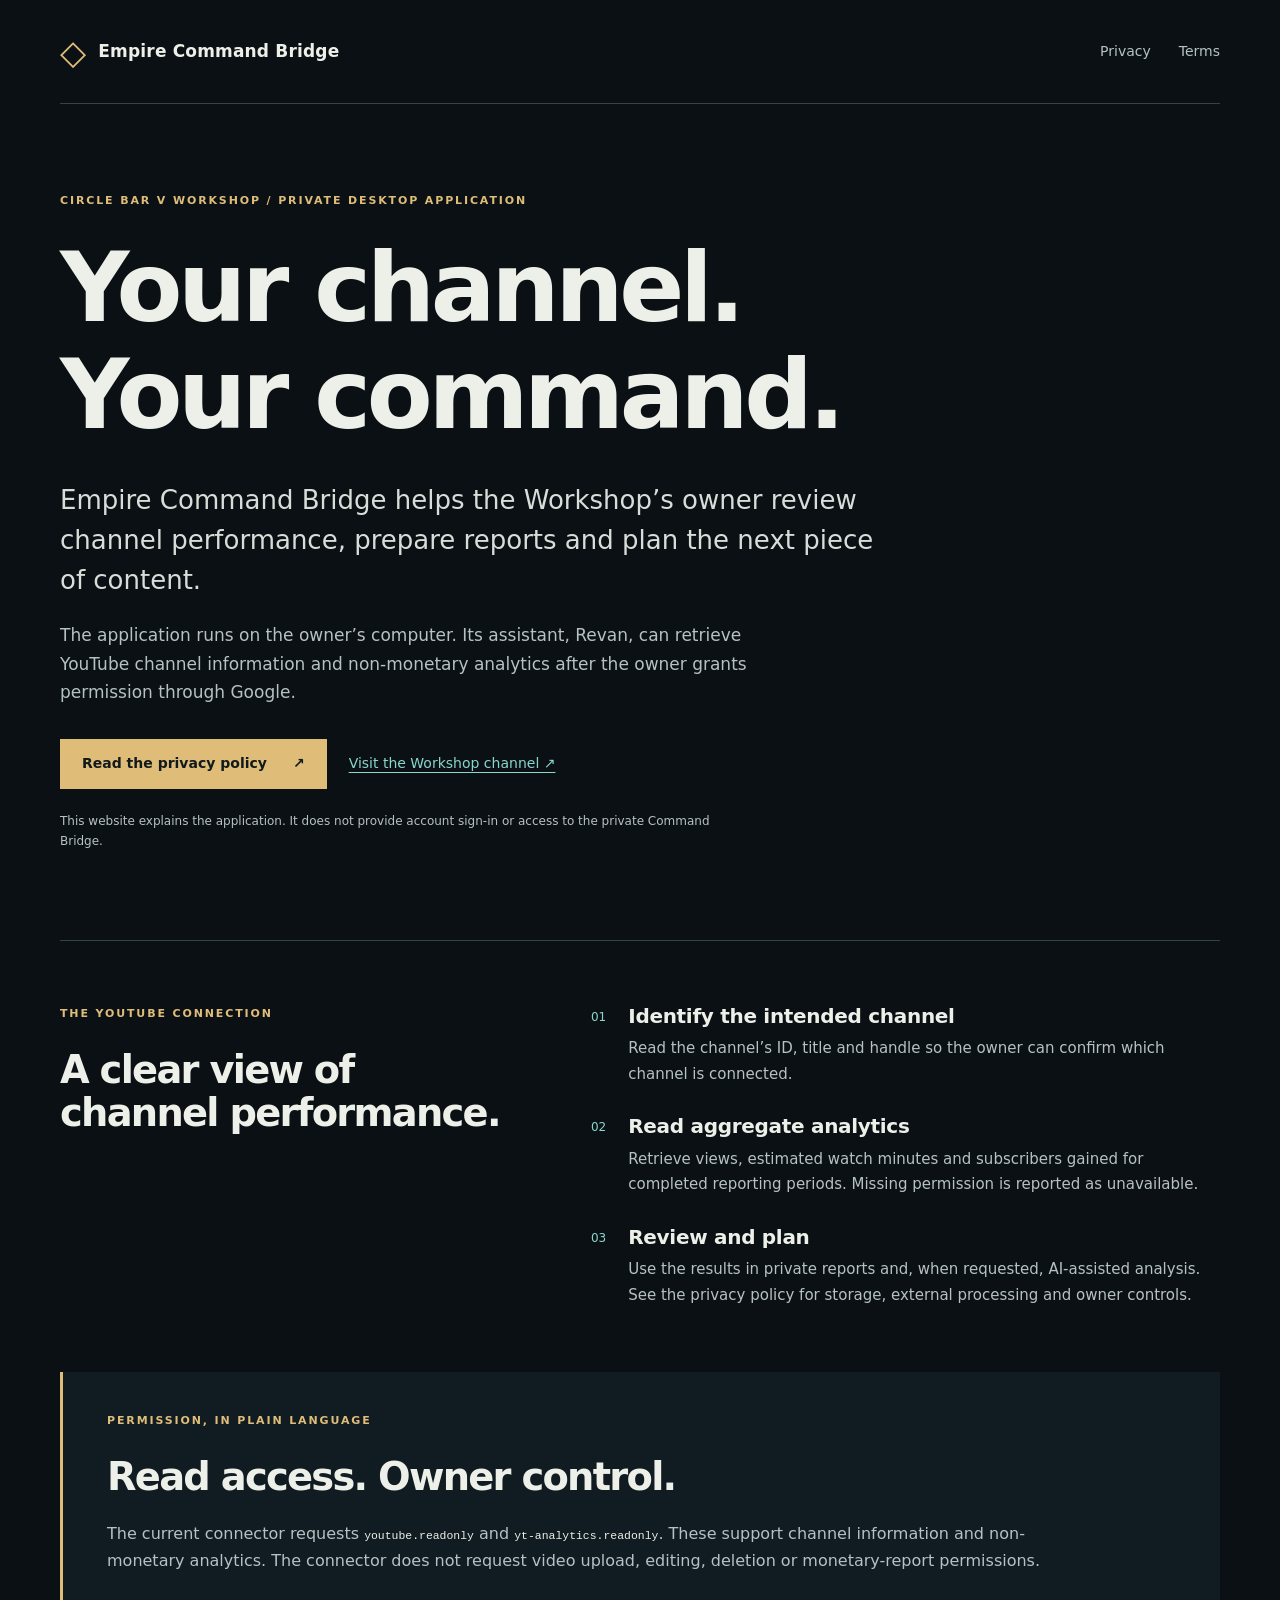
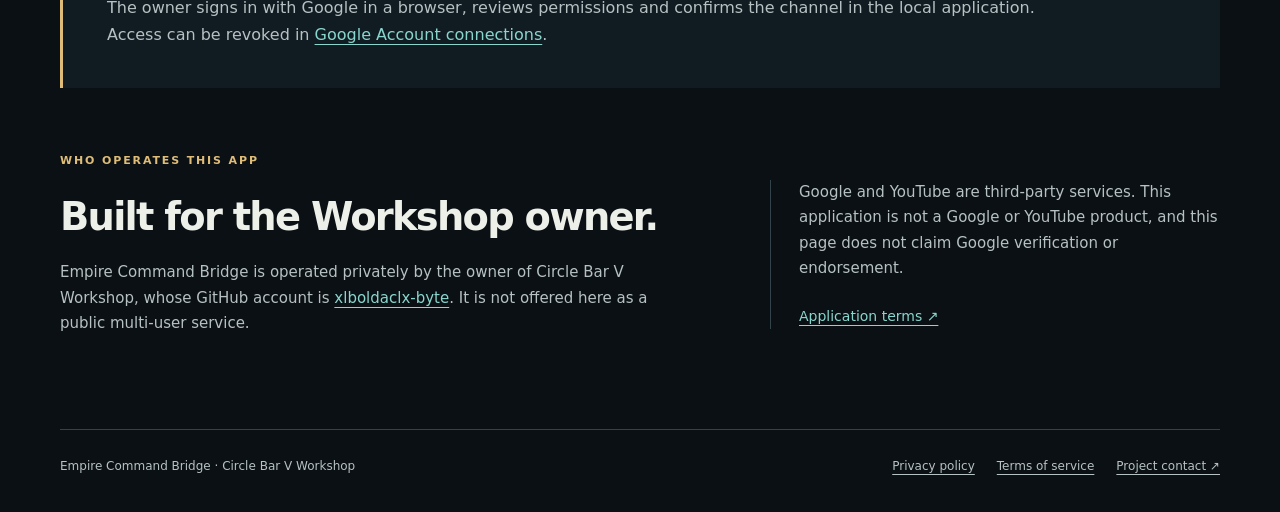
<file: index.html>
<!doctype html>
<html lang="en">
<head>
  <meta charset="utf-8">
  <meta name="viewport" content="width=device-width, initial-scale=1">
  <meta name="google-site-verification" content="IPH6LBvaXV9qc8NXcFM1-pN-yYYnQVt1DezEuIX0MZU">
  <meta name="description" content="Empire Command Bridge is a private desktop assistant for the owner of Circle Bar V Workshop, with owner-authorized, read-only YouTube analytics.">
  <title>Empire Command Bridge · Circle Bar V Workshop</title>
  <link rel="stylesheet" href="style.css">
</head>
<body>
  <a class="skip" href="#main">Skip to content</a>
  <header class="site-header wrap">
    <a class="brand" href="index.html"><span class="mark" aria-hidden="true">◇</span> Empire Command Bridge</a>
    <nav aria-label="Main navigation"><a href="privacy.html">Privacy</a><a href="terms.html">Terms</a></nav>
  </header>
  <main id="main" class="wrap">
    <section class="hero">
      <p class="eyebrow">Circle Bar V Workshop / Private desktop application</p>
      <h1>Your channel.<br>Your command.</h1>
      <p class="lead">Empire Command Bridge helps the Workshop’s owner review channel performance, prepare reports and plan the next piece of content.</p>
      <p class="intro">The application runs on the owner’s computer. Its assistant, Revan, can retrieve YouTube channel information and non-monetary analytics after the owner grants permission through Google.</p>
      <div class="hero-links"><a class="button" href="privacy.html">Read the privacy policy <span aria-hidden="true">↗</span></a><a class="text-link" href="https://www.youtube.com/@CircleBarVWorkshop">Visit the Workshop channel ↗</a></div>
      <p class="caption">This website explains the application. It does not provide account sign-in or access to the private Command Bridge.</p>
    </section>
    <section class="details" aria-labelledby="access-heading">
      <div><p class="eyebrow">The YouTube connection</p><h2 id="access-heading">A clear view of<br>channel performance.</h2></div>
      <div class="detail-list">
        <article><span class="number">01</span><div><h3>Identify the intended channel</h3><p>Read the channel’s ID, title and handle so the owner can confirm which channel is connected.</p></div></article>
        <article><span class="number">02</span><div><h3>Read aggregate analytics</h3><p>Retrieve views, estimated watch minutes and subscribers gained for completed reporting periods. Missing permission is reported as unavailable.</p></div></article>
        <article><span class="number">03</span><div><h3>Review and plan</h3><p>Use the results in private reports and, when requested, AI-assisted analysis. See the privacy policy for storage, external processing and owner controls.</p></div></article>
      </div>
    </section>
    <section class="permission-panel" aria-labelledby="permissions-heading">
      <p class="eyebrow">Permission, in plain language</p>
      <h2 id="permissions-heading">Read access. Owner control.</h2>
      <p>The current connector requests <code>youtube.readonly</code> and <code>yt-analytics.readonly</code>. These support channel information and non-monetary analytics. The connector does not request video upload, editing, deletion or monetary-report permissions.</p>
      <p>The owner signs in with Google in a browser, reviews permissions and confirms the channel in the local application. Access can be revoked in <a href="https://myaccount.google.com/connections">Google Account connections</a>.</p>
    </section>
    <section class="operator" aria-labelledby="operator-heading"><div><p class="eyebrow">Who operates this app</p><h2 id="operator-heading">Built for the Workshop owner.</h2><p>Empire Command Bridge is operated privately by the owner of Circle Bar V Workshop, whose GitHub account is <a href="https://github.com/xlboldaclx-byte">xlboldaclx-byte</a>. It is not offered here as a public multi-user service.</p></div><div class="operator-note"><p>Google and YouTube are third-party services. This application is not a Google or YouTube product, and this page does not claim Google verification or endorsement.</p><a class="text-link" href="terms.html">Application terms ↗</a></div></section>
  </main>
  <footer class="wrap site-footer"><span>Empire Command Bridge · Circle Bar V Workshop</span><div><a href="privacy.html">Privacy policy</a><a href="terms.html">Terms of service</a><a href="https://github.com/xlboldaclx-byte">Project contact ↗</a></div></footer>
</body>
</html>
</file>
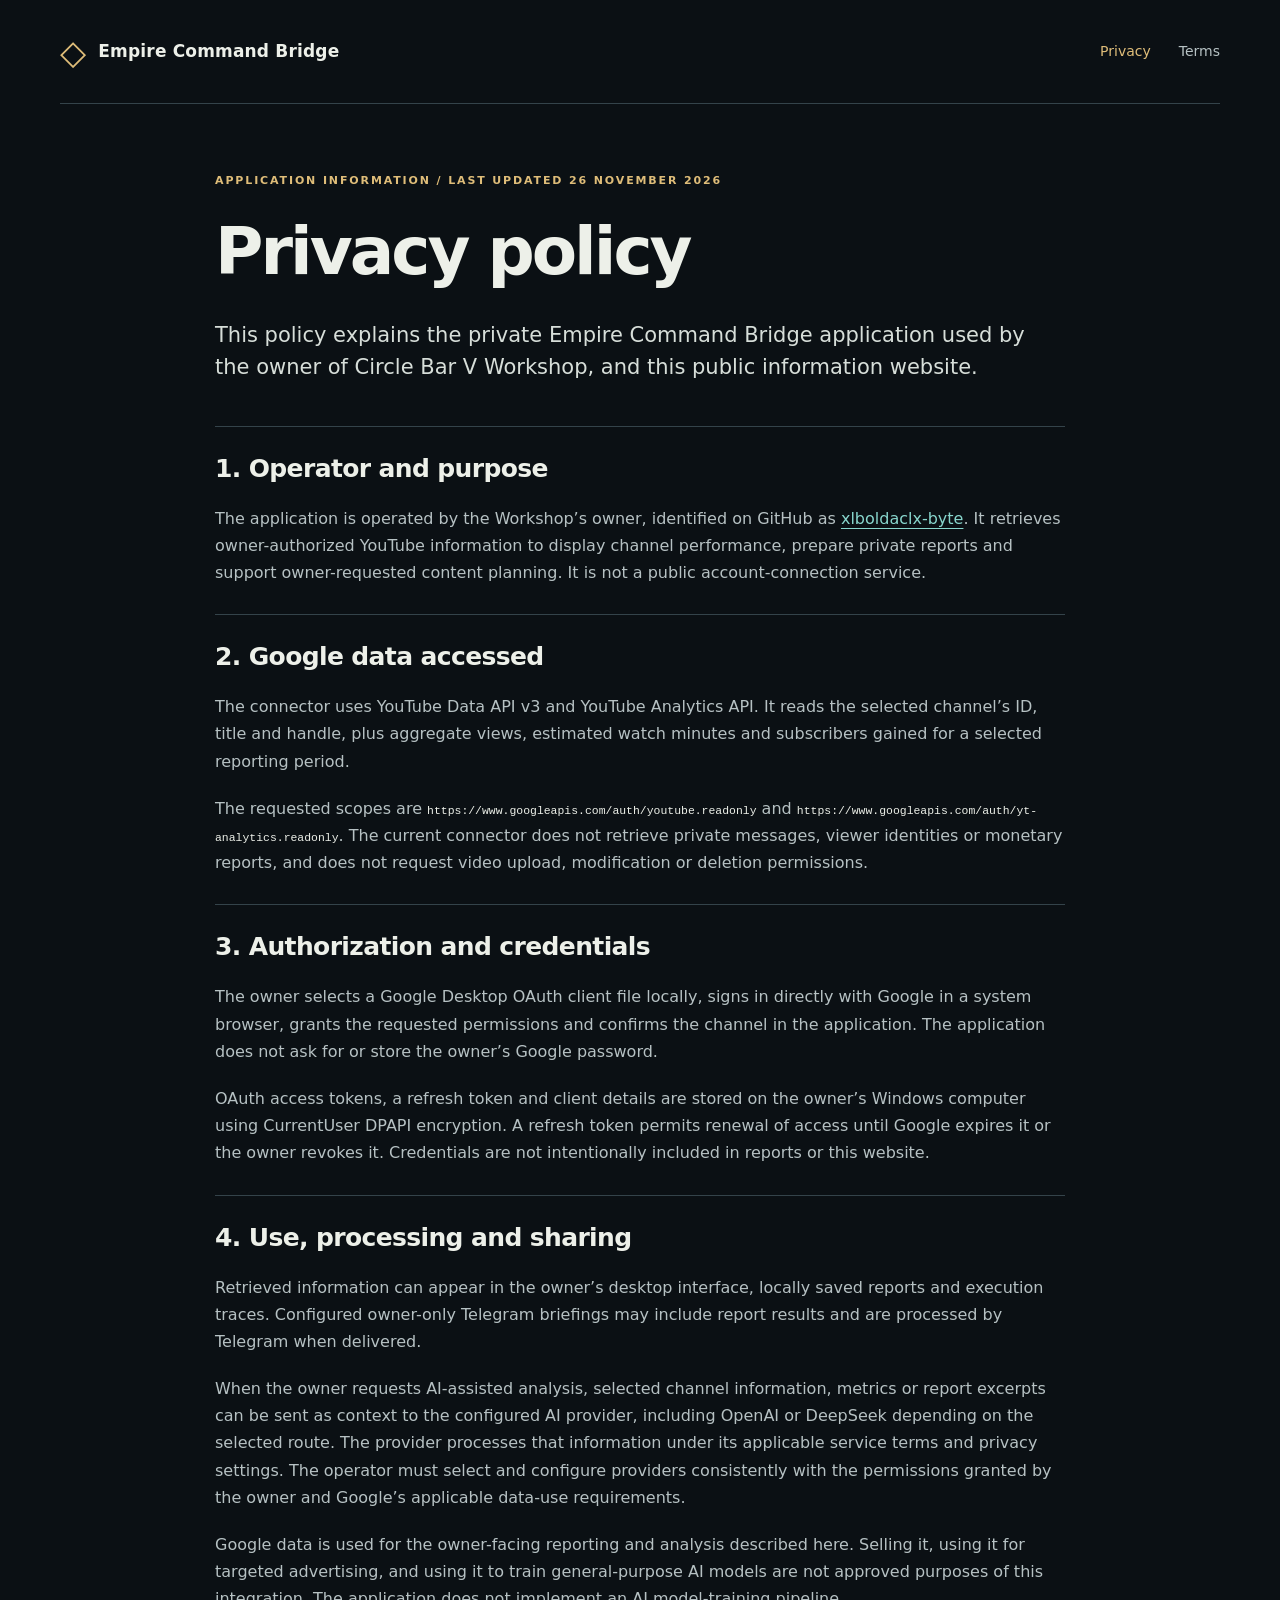
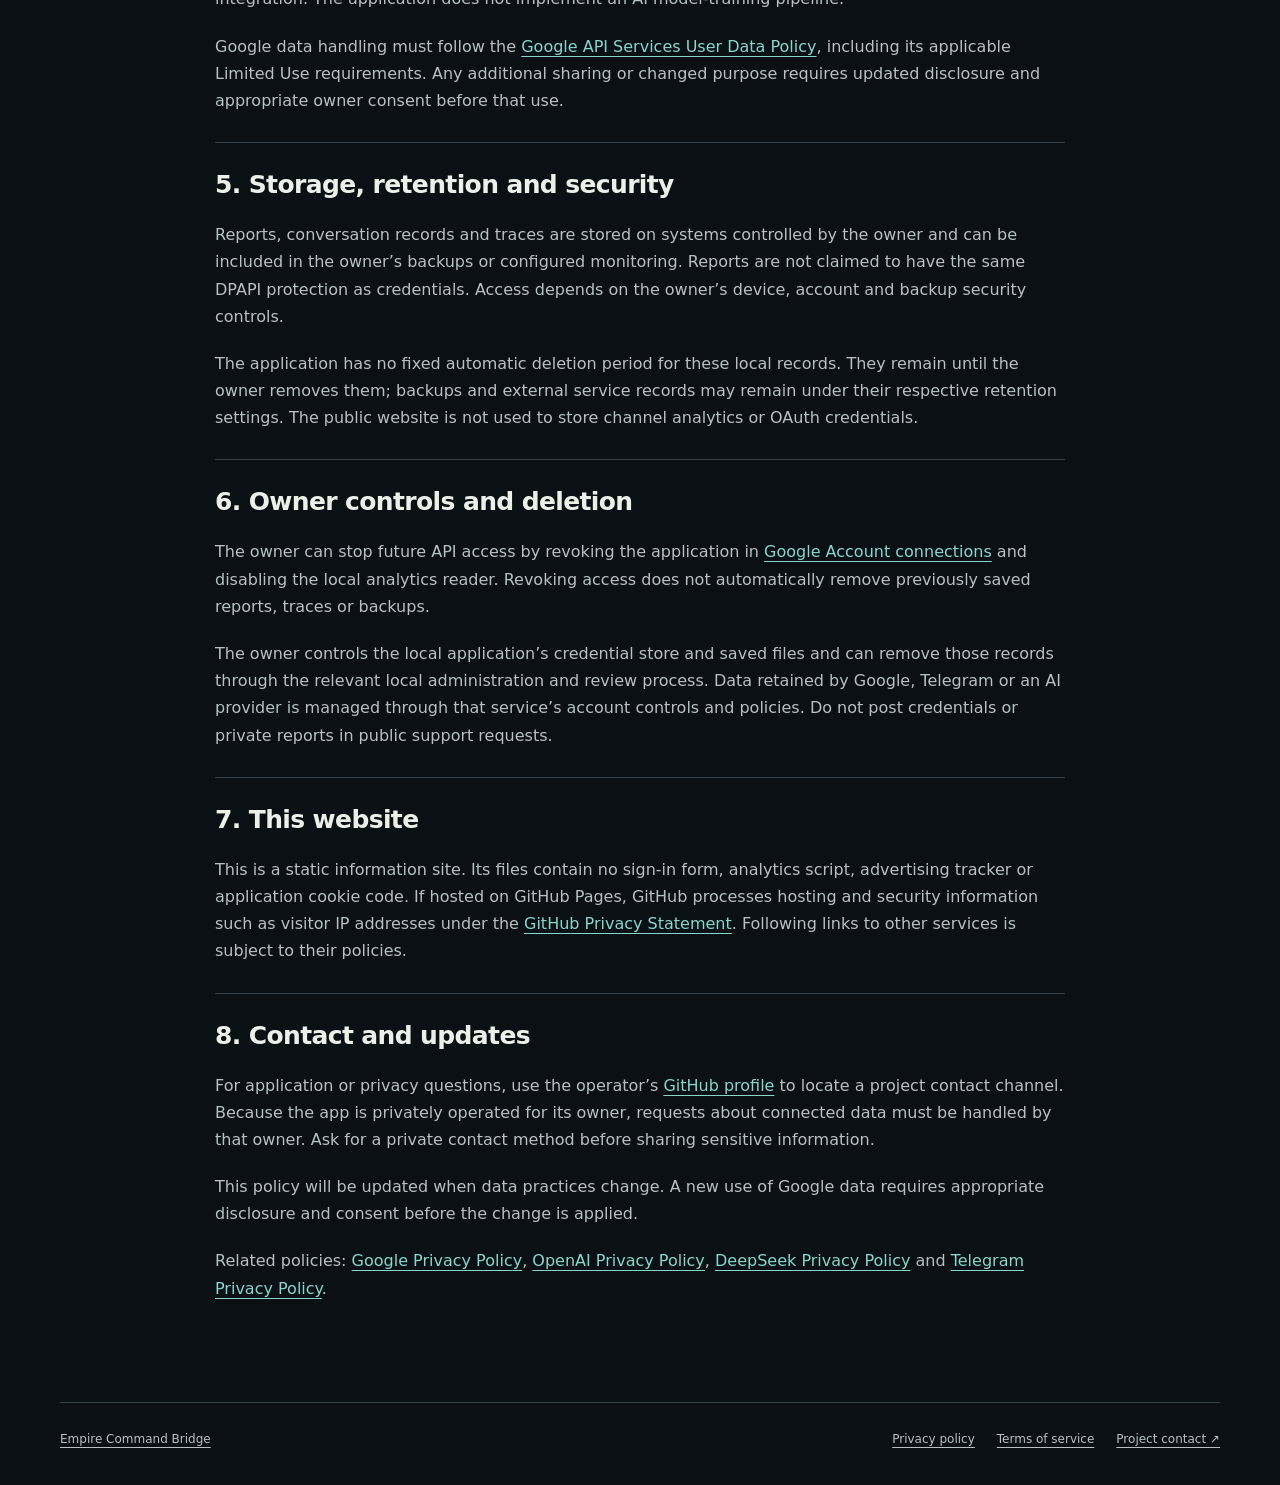
<file: privacy.html>
<!doctype html>
<html lang="en">
<head>
  <meta charset="utf-8"><meta name="viewport" content="width=device-width, initial-scale=1">
  <meta name="description" content="How Empire Command Bridge accesses, uses, stores and shares owner-authorized YouTube channel information and analytics.">
  <title>Privacy policy · Empire Command Bridge</title><link rel="stylesheet" href="style.css">
</head>
<body>
  <a class="skip" href="#main">Skip to content</a>
  <header class="site-header wrap"><a class="brand" href="index.html"><span class="mark" aria-hidden="true">◇</span> Empire Command Bridge</a><nav aria-label="Main navigation"><a href="privacy.html" aria-current="page">Privacy</a><a href="terms.html">Terms</a></nav></header>
  <main id="main" class="wrap document">
    <p class="eyebrow">Application information / Last updated 26 November 2026</p><h1>Privacy policy</h1>
    <p class="lead">This policy explains the private Empire Command Bridge application used by the owner of Circle Bar V Workshop, and this public information website.</p>
    <section><h2>1. Operator and purpose</h2><p>The application is operated by the Workshop’s owner, identified on GitHub as <a href="https://github.com/xlboldaclx-byte">xlboldaclx-byte</a>. It retrieves owner-authorized YouTube information to display channel performance, prepare private reports and support owner-requested content planning. It is not a public account-connection service.</p></section>
    <section><h2>2. Google data accessed</h2><p>The connector uses YouTube Data API v3 and YouTube Analytics API. It reads the selected channel’s ID, title and handle, plus aggregate views, estimated watch minutes and subscribers gained for a selected reporting period.</p><p>The requested scopes are <code>https://www.googleapis.com/auth/youtube.readonly</code> and <code>https://www.googleapis.com/auth/yt-analytics.readonly</code>. The current connector does not retrieve private messages, viewer identities or monetary reports, and does not request video upload, modification or deletion permissions.</p></section>
    <section><h2>3. Authorization and credentials</h2><p>The owner selects a Google Desktop OAuth client file locally, signs in directly with Google in a system browser, grants the requested permissions and confirms the channel in the application. The application does not ask for or store the owner’s Google password.</p><p>OAuth access tokens, a refresh token and client details are stored on the owner’s Windows computer using CurrentUser DPAPI encryption. A refresh token permits renewal of access until Google expires it or the owner revokes it. Credentials are not intentionally included in reports or this website.</p></section>
    <section><h2>4. Use, processing and sharing</h2><p>Retrieved information can appear in the owner’s desktop interface, locally saved reports and execution traces. Configured owner-only Telegram briefings may include report results and are processed by Telegram when delivered.</p><p>When the owner requests AI-assisted analysis, selected channel information, metrics or report excerpts can be sent as context to the configured AI provider, including OpenAI or DeepSeek depending on the selected route. The provider processes that information under its applicable service terms and privacy settings. The operator must select and configure providers consistently with the permissions granted by the owner and Google’s applicable data-use requirements.</p><p>Google data is used for the owner-facing reporting and analysis described here. Selling it, using it for targeted advertising, and using it to train general-purpose AI models are not approved purposes of this integration. The application does not implement an AI model-training pipeline.</p><p>Google data handling must follow the <a href="https://developers.google.com/terms/api-services-user-data-policy">Google API Services User Data Policy</a>, including its applicable Limited Use requirements. Any additional sharing or changed purpose requires updated disclosure and appropriate owner consent before that use.</p></section>
    <section><h2>5. Storage, retention and security</h2><p>Reports, conversation records and traces are stored on systems controlled by the owner and can be included in the owner’s backups or configured monitoring. Reports are not claimed to have the same DPAPI protection as credentials. Access depends on the owner’s device, account and backup security controls.</p><p>The application has no fixed automatic deletion period for these local records. They remain until the owner removes them; backups and external service records may remain under their respective retention settings. The public website is not used to store channel analytics or OAuth credentials.</p></section>
    <section><h2>6. Owner controls and deletion</h2><p>The owner can stop future API access by revoking the application in <a href="https://myaccount.google.com/connections">Google Account connections</a> and disabling the local analytics reader. Revoking access does not automatically remove previously saved reports, traces or backups.</p><p>The owner controls the local application’s credential store and saved files and can remove those records through the relevant local administration and review process. Data retained by Google, Telegram or an AI provider is managed through that service’s account controls and policies. Do not post credentials or private reports in public support requests.</p></section>
    <section><h2>7. This website</h2><p>This is a static information site. Its files contain no sign-in form, analytics script, advertising tracker or application cookie code. If hosted on GitHub Pages, GitHub processes hosting and security information such as visitor IP addresses under the <a href="https://docs.github.com/en/site-policy/privacy-policies/github-general-privacy-statement">GitHub Privacy Statement</a>. Following links to other services is subject to their policies.</p></section>
    <section><h2>8. Contact and updates</h2><p>For application or privacy questions, use the operator’s <a href="https://github.com/xlboldaclx-byte">GitHub profile</a> to locate a project contact channel. Because the app is privately operated for its owner, requests about connected data must be handled by that owner. Ask for a private contact method before sharing sensitive information.</p><p>This policy will be updated when data practices change. A new use of Google data requires appropriate disclosure and consent before the change is applied.</p><p>Related policies: <a href="https://policies.google.com/privacy">Google Privacy Policy</a>, <a href="https://openai.com/policies/privacy-policy/">OpenAI Privacy Policy</a>, <a href="https://cdn.deepseek.com/policies/en-US/deepseek-privacy-policy.html">DeepSeek Privacy Policy</a> and <a href="https://telegram.org/privacy">Telegram Privacy Policy</a>.</p></section>
  </main>
  <footer class="wrap site-footer"><a href="index.html">Empire Command Bridge</a><div><a href="privacy.html">Privacy policy</a><a href="terms.html">Terms of service</a><a href="https://github.com/xlboldaclx-byte">Project contact ↗</a></div></footer>
</body>
</html>
</file>
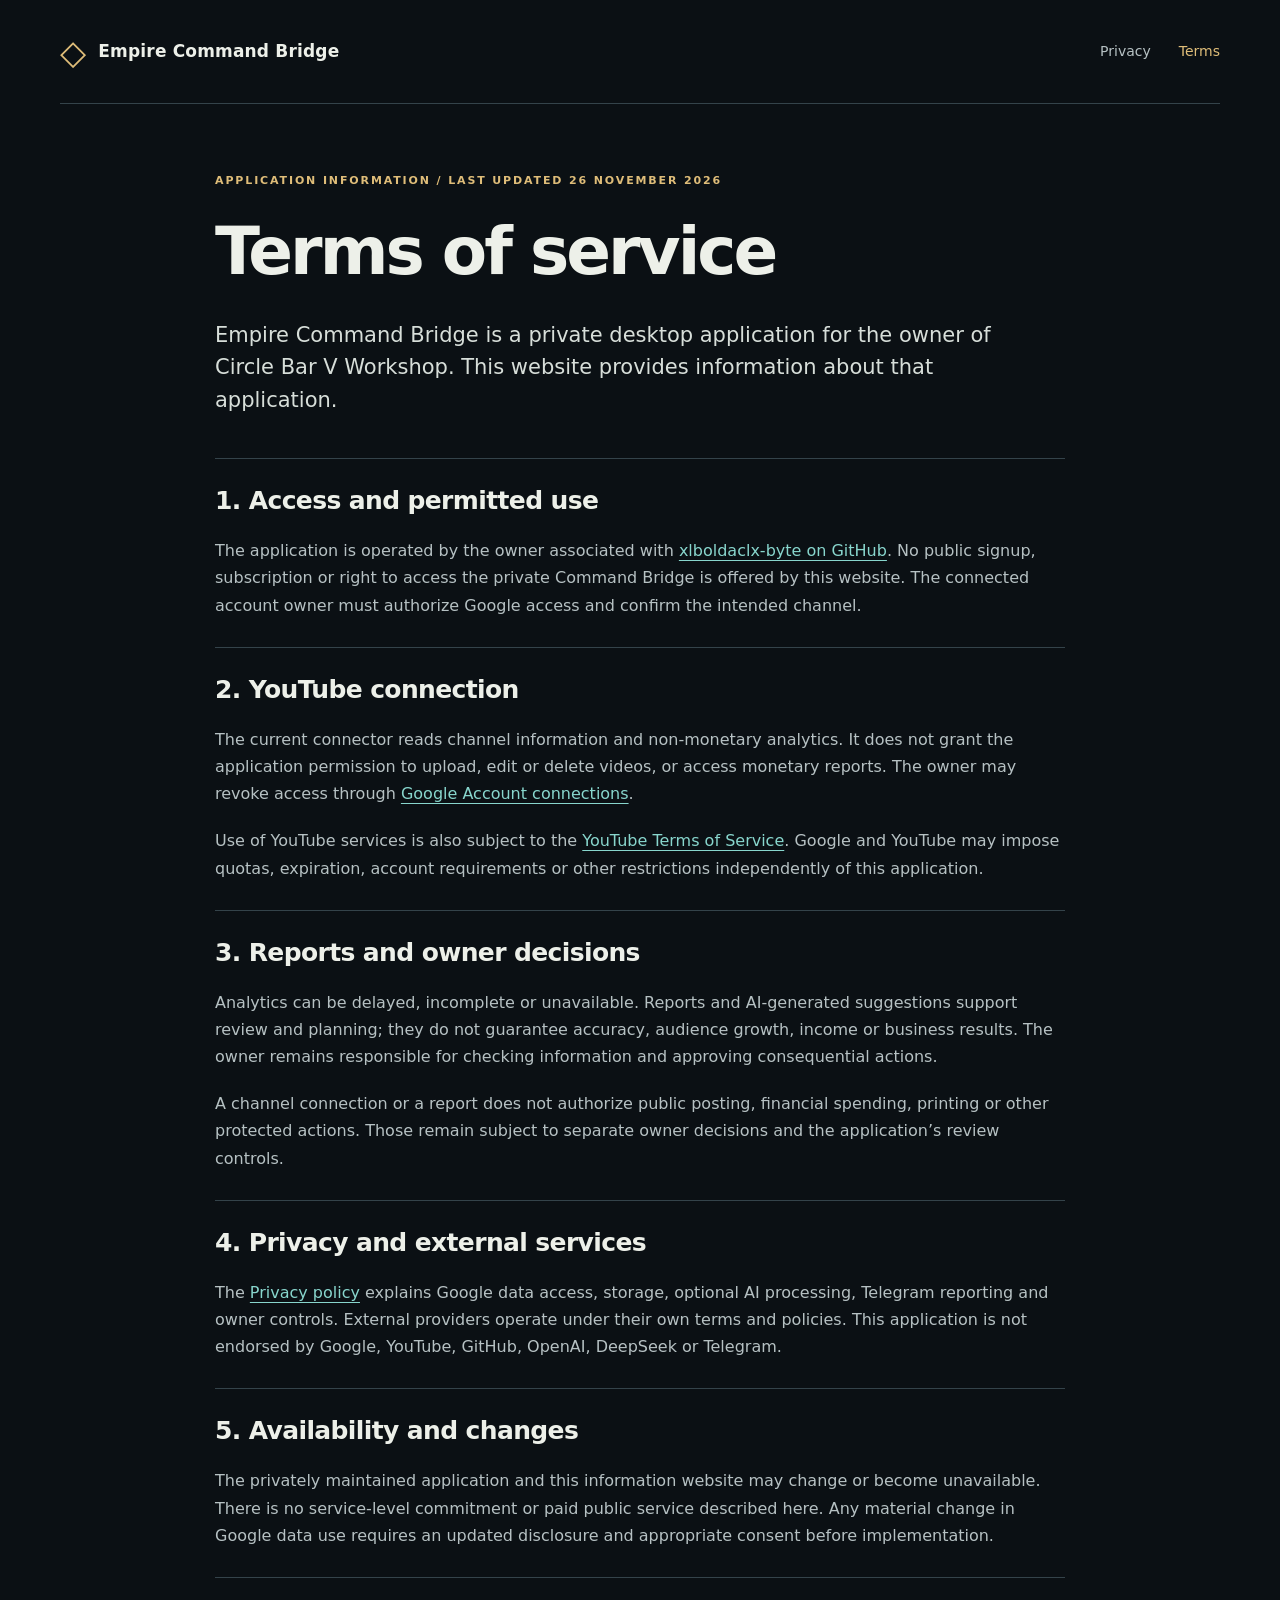
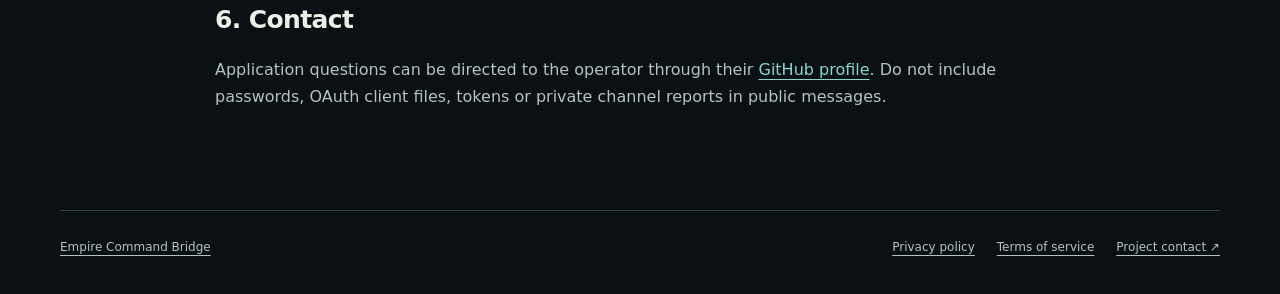
<file: terms.html>
<!doctype html>
<html lang="en">
<head><meta charset="utf-8"><meta name="viewport" content="width=device-width, initial-scale=1"><meta name="description" content="Terms for the privately operated Empire Command Bridge application and its public information website."><title>Terms of service · Empire Command Bridge</title><link rel="stylesheet" href="style.css"></head>
<body>
  <a class="skip" href="#main">Skip to content</a>
  <header class="site-header wrap"><a class="brand" href="index.html"><span class="mark" aria-hidden="true">◇</span> Empire Command Bridge</a><nav aria-label="Main navigation"><a href="privacy.html">Privacy</a><a href="terms.html" aria-current="page">Terms</a></nav></header>
  <main id="main" class="wrap document">
    <p class="eyebrow">Application information / Last updated 26 November 2026</p><h1>Terms of service</h1><p class="lead">Empire Command Bridge is a private desktop application for the owner of Circle Bar V Workshop. This website provides information about that application.</p>
    <section><h2>1. Access and permitted use</h2><p>The application is operated by the owner associated with <a href="https://github.com/xlboldaclx-byte">xlboldaclx-byte on GitHub</a>. No public signup, subscription or right to access the private Command Bridge is offered by this website. The connected account owner must authorize Google access and confirm the intended channel.</p></section>
    <section><h2>2. YouTube connection</h2><p>The current connector reads channel information and non-monetary analytics. It does not grant the application permission to upload, edit or delete videos, or access monetary reports. The owner may revoke access through <a href="https://myaccount.google.com/connections">Google Account connections</a>.</p><p>Use of YouTube services is also subject to the <a href="https://www.youtube.com/t/terms">YouTube Terms of Service</a>. Google and YouTube may impose quotas, expiration, account requirements or other restrictions independently of this application.</p></section>
    <section><h2>3. Reports and owner decisions</h2><p>Analytics can be delayed, incomplete or unavailable. Reports and AI-generated suggestions support review and planning; they do not guarantee accuracy, audience growth, income or business results. The owner remains responsible for checking information and approving consequential actions.</p><p>A channel connection or a report does not authorize public posting, financial spending, printing or other protected actions. Those remain subject to separate owner decisions and the application’s review controls.</p></section>
    <section><h2>4. Privacy and external services</h2><p>The <a href="privacy.html">Privacy policy</a> explains Google data access, storage, optional AI processing, Telegram reporting and owner controls. External providers operate under their own terms and policies. This application is not endorsed by Google, YouTube, GitHub, OpenAI, DeepSeek or Telegram.</p></section>
    <section><h2>5. Availability and changes</h2><p>The privately maintained application and this information website may change or become unavailable. There is no service-level commitment or paid public service described here. Any material change in Google data use requires an updated disclosure and appropriate consent before implementation.</p></section>
    <section><h2>6. Contact</h2><p>Application questions can be directed to the operator through their <a href="https://github.com/xlboldaclx-byte">GitHub profile</a>. Do not include passwords, OAuth client files, tokens or private channel reports in public messages.</p></section>
  </main>
  <footer class="wrap site-footer"><a href="index.html">Empire Command Bridge</a><div><a href="privacy.html">Privacy policy</a><a href="terms.html">Terms of service</a><a href="https://github.com/xlboldaclx-byte">Project contact ↗</a></div></footer>
</body>
</html>
</file>
<file: style.css>
:root { color-scheme: dark; --bg:#0b1014; --panel:#111b22; --ink:#edf0e9; --muted:#b6c1c3; --gold:#dfbd79; --cyan:#88d6cd; --line:#34434a; }
* { box-sizing:border-box; }
html { scroll-behavior:smooth; }
body { margin:0; background:var(--bg); color:var(--ink); font-family:system-ui,-apple-system,"Segoe UI",sans-serif; line-height:1.7; }
a { color:var(--cyan); text-underline-offset:4px; }
a:hover { color:var(--ink); }
a:focus-visible { outline:3px solid var(--gold); outline-offset:5px; border-radius:2px; }
.wrap { width:min(1160px,calc(100% - 64px)); margin-inline:auto; }
.site-header { min-height:104px; display:flex; align-items:center; justify-content:space-between; gap:24px; border-bottom:1px solid var(--line); }
.brand { display:flex; align-items:center; gap:12px; color:var(--ink); text-decoration:none; font-weight:650; font-size:17px; letter-spacing:.01em; }
.mark { color:var(--gold); font-size:34px; line-height:1; }
nav { display:flex; gap:28px; }
nav a { color:var(--muted); text-decoration:none; font-size:14px; }
nav a[aria-current] { color:var(--gold); }
.skip { position:fixed; top:-100px; left:20px; padding:10px 18px; background:var(--ink); color:var(--bg); z-index:2; }
.skip:focus { top:14px; }
.hero { padding:88px 0 68px; max-width:940px; }
.eyebrow { color:var(--gold); font-size:11px; font-weight:650; letter-spacing:.17em; text-transform:uppercase; margin:0 0 24px; }
h1,h2,h3 { line-height:1.12; font-weight:550; letter-spacing:-.045em; }
h1 { font-size:clamp(54px,7.5vw,98px); margin:0 0 30px; }
h2 { font-size:clamp(29px,3vw,41px); margin:0 0 22px; }
h3 { font-size:20px; letter-spacing:-.015em; margin:0 0 9px; }
p { margin:0 0 20px; }
.lead { font-size:clamp(20px,2.1vw,26px); line-height:1.55; max-width:820px; color:#d7ded9; }
.intro { max-width:740px; color:var(--muted); font-size:17px; }
.hero-links { display:flex; align-items:center; flex-wrap:wrap; gap:22px; margin:32px 0 22px; }
.button { display:inline-flex; align-items:center; gap:26px; background:var(--gold); color:#12191c; text-decoration:none; padding:13px 22px; font-weight:650; font-size:14px; }
.button:hover { background:#f0d59f; color:#12191c; }
.text-link { font-size:14px; }
.caption { color:var(--muted); font-size:12px; max-width:660px; }
.details { display:grid; grid-template-columns:1fr 1.35fr; gap:65px; border-top:1px solid var(--line); padding:64px 0; }
.detail-list article { display:flex; gap:22px; margin-bottom:28px; }
.detail-list article:last-child { margin-bottom:0; }
.number { font-size:12px; color:var(--cyan); margin-top:2px; font-variant-numeric:tabular-nums; }
.detail-list p { color:var(--muted); font-size:15px; margin:0; }
.permission-panel { background:var(--panel); border-left:3px solid var(--gold); padding:40px 44px; }
.permission-panel p:not(.eyebrow) { color:var(--muted); max-width:940px; }
.permission-panel p:last-child { margin-bottom:0; }
code { color:var(--ink); overflow-wrap:anywhere; font-size:.88em; }
.operator { display:grid; grid-template-columns:1.4fr 1fr; gap:80px; padding:64px 0 72px; }
.operator p:not(.eyebrow) { color:var(--muted); font-size:15px; }
.operator-note { align-self:center; border-left:1px solid var(--line); padding-left:28px; }
.site-footer { border-top:1px solid var(--line); padding:26px 0 36px; display:flex; justify-content:space-between; gap:20px; flex-wrap:wrap; font-size:12px; color:var(--muted); }
.site-footer div { display:flex; gap:22px; flex-wrap:wrap; }
.site-footer a { color:var(--muted); }
.document { max-width:850px; padding-block:68px 80px; }
.document h1 { font-size:clamp(42px,6vw,66px); }
.document .lead { font-size:21px; margin-bottom:42px; }
.document section { border-top:1px solid var(--line); padding-top:28px; margin-top:28px; }
.document h2 { font-size:25px; letter-spacing:-.025em; }
.document section p { color:var(--muted); overflow-wrap:anywhere; }
@media(max-width:700px) { .wrap { width:calc(100% - 36px); } .site-header { padding:20px 0; align-items:flex-start; flex-direction:column; gap:12px; } .brand { font-size:16px; } nav { gap:22px; } .hero { padding:48px 0; } .eyebrow { line-height:1.8; } .details,.operator { grid-template-columns:1fr; gap:28px; padding:42px 0; } .permission-panel { padding:28px 24px; } .operator-note { padding-left:20px; } .document { padding-top:44px; } .site-footer { gap:16px; } }
@media(prefers-reduced-motion:reduce) { html { scroll-behavior:auto; } }
@media print { body { background:white; color:black; } .site-header,.site-footer,.skip { display:none; } .wrap { width:100%; } a,code,p,h1,h2,h3,.lead,.document section p,.eyebrow { color:black !important; } .hero,.document { padding:0; } .permission-panel { background:white; } }
</file>
